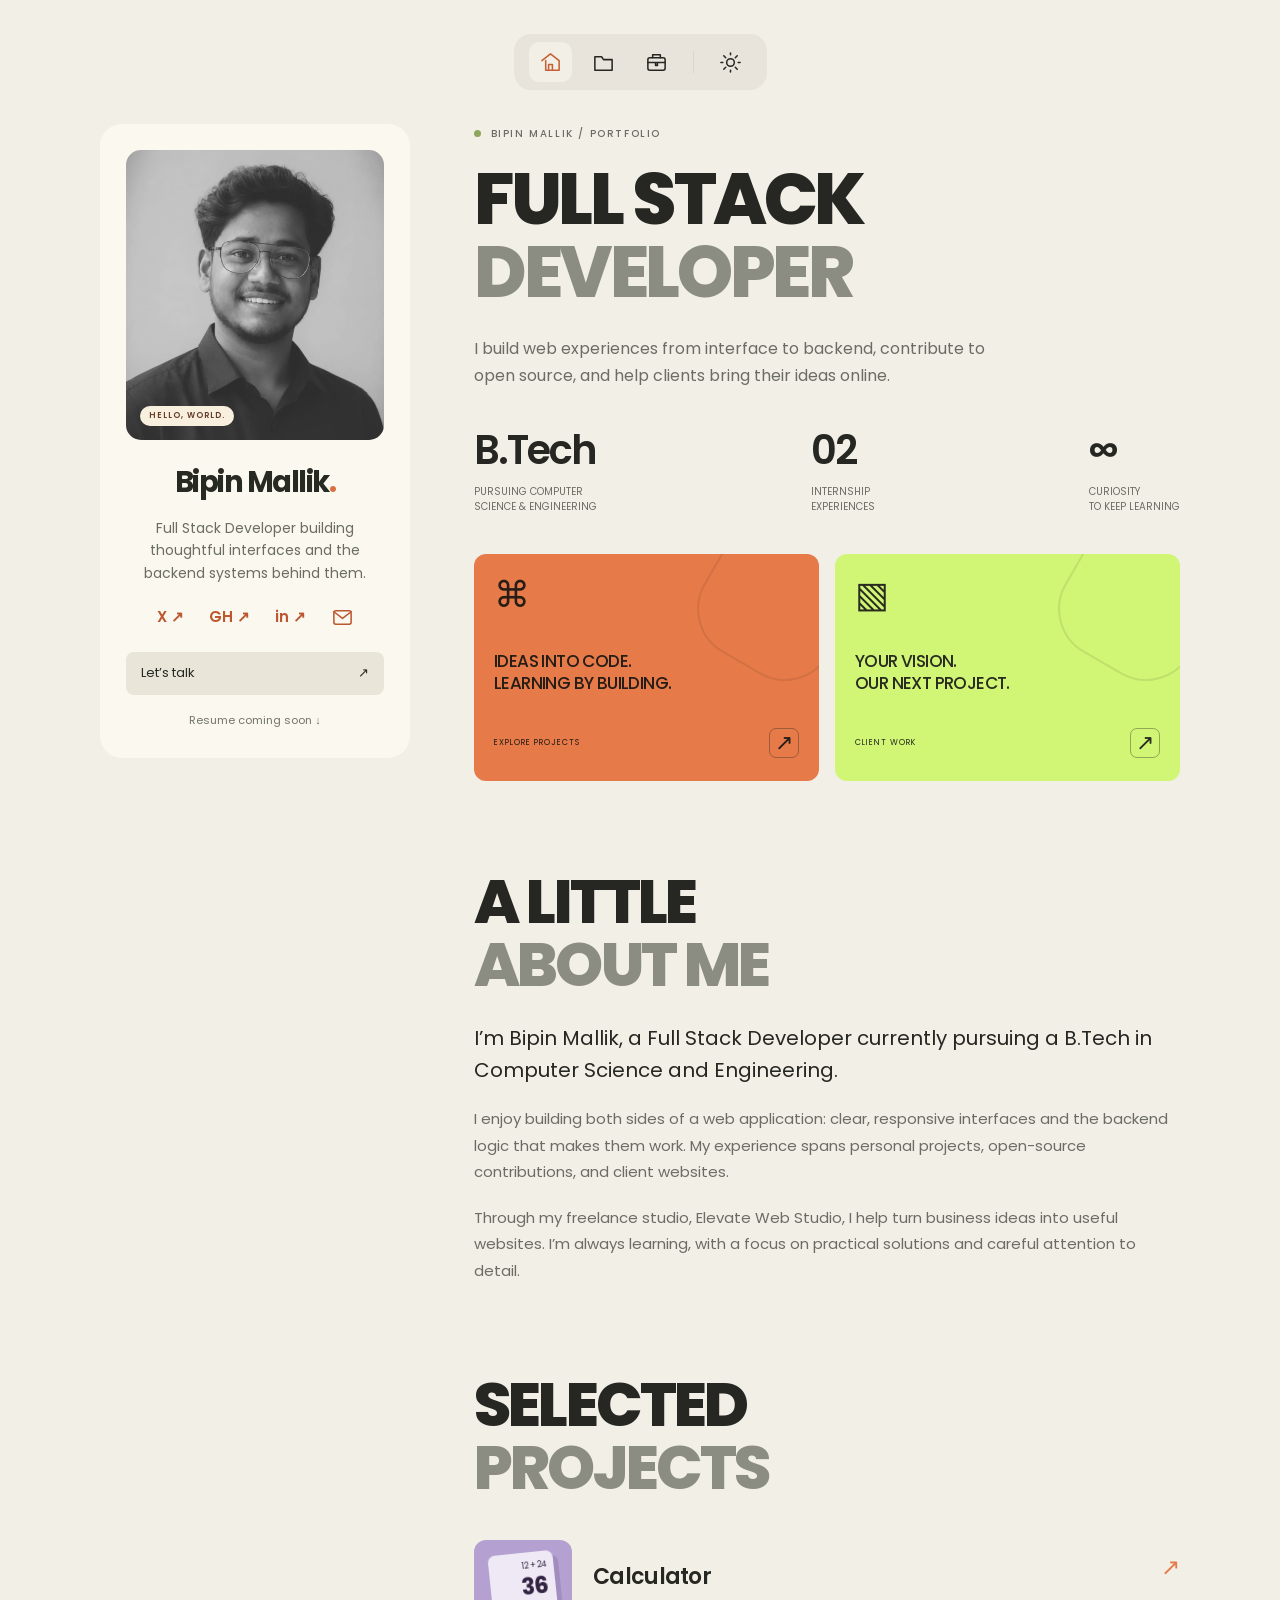
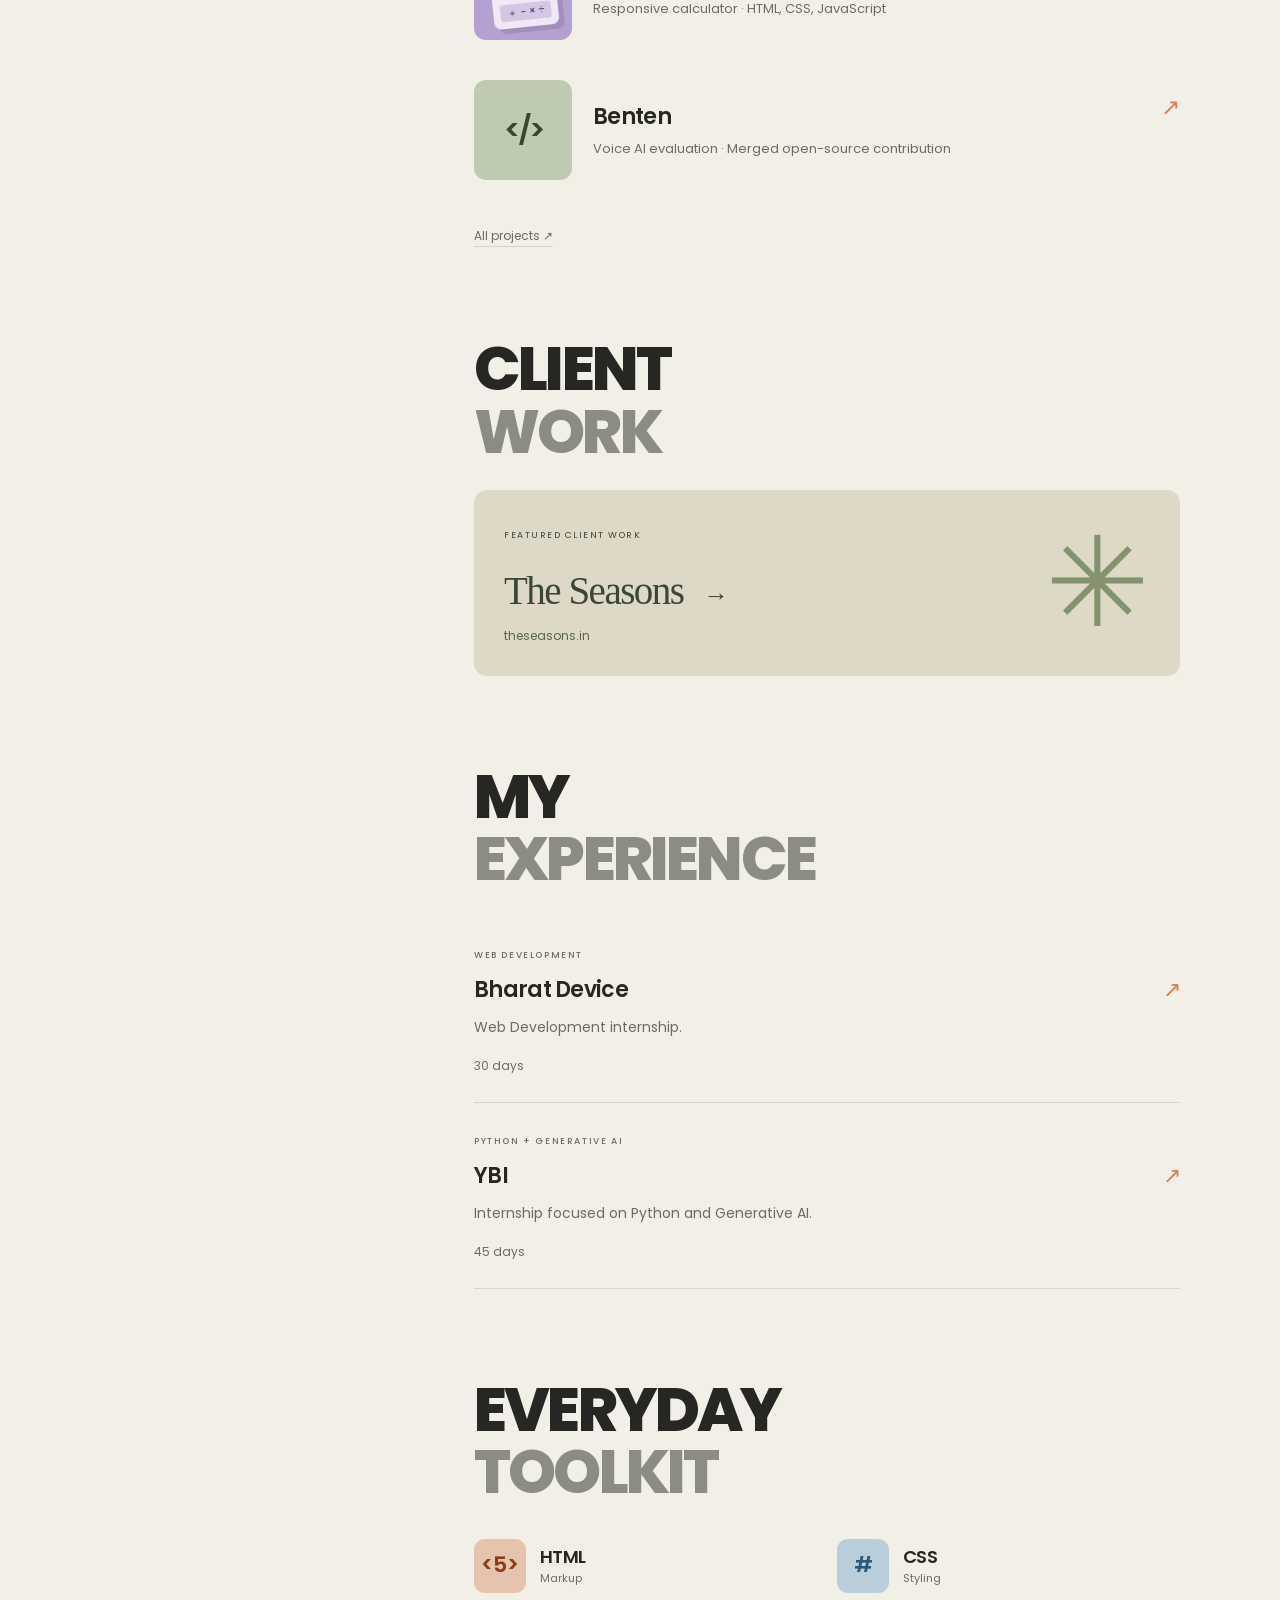
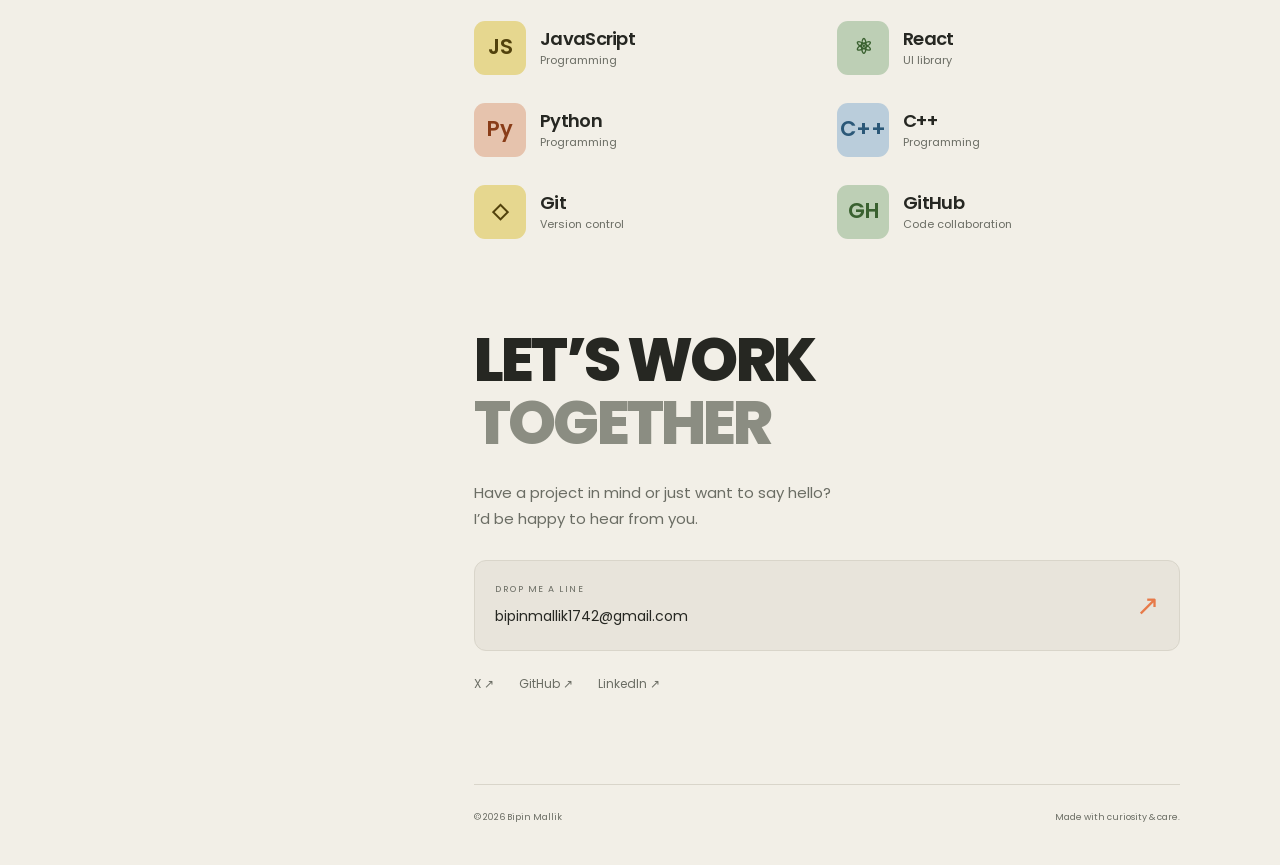
<file: index.html>
<!doctype html>
<html lang="en">
  <head>
    <meta charset="utf-8">
    <meta name="viewport" content="width=device-width, initial-scale=1">
    <meta name="description" content="Bipin Mallik — Full Stack Developer. Explore projects, client work, skills, and experience.">
    <meta name="color-scheme" content="light dark">
    <title>Home — Bipin Mallik</title>
    <link rel="icon" href="assets/favicon.svg">
    <script src="assets/js/theme.js"></script>
    <link rel="stylesheet" href="assets/css/style.css">
    <script src="assets/js/main.js" defer></script>
  </head>
  <body>
    <a class="skip" href="#main">Skip to content</a>
    <header>
      <nav aria-label="Main navigation">
        <a href="index.html" aria-label="Home" title="Home" aria-current="page"><svg viewBox="0 0 24 24" fill="none" stroke="currentColor" stroke-width="1.6" stroke-linecap="round" stroke-linejoin="round" aria-hidden="true"><path d="m3 10 9-7 9 7v10H7V10m3 10v-6h4v6"/></svg><span class="tooltip">Home</span></a><a href="projects.html" aria-label="Projects" title="Projects"><svg viewBox="0 0 24 24" fill="none" stroke="currentColor" stroke-width="1.6" stroke-linecap="round" stroke-linejoin="round" aria-hidden="true"><path d="M3 6h7l2 3h9v11H3z"/></svg><span class="tooltip">Projects</span></a><a href="freelancing.html" aria-label="Freelancing" title="Freelancing"><svg viewBox="0 0 24 24" fill="none" stroke="currentColor" stroke-width="1.6" stroke-linecap="round" stroke-linejoin="round" aria-hidden="true"><rect x="3" y="7" width="18" height="13" rx="2"/><path d="M8 7V4h8v3M3 12h18m-10 0v3h2v-3"/></svg><span class="tooltip">Freelancing</span></a><span class="nav-divider"></span><button id="theme-toggle" aria-label="Switch color theme" title="Switch color theme"><svg viewBox="0 0 24 24" fill="none" stroke="currentColor" stroke-width="1.6" stroke-linecap="round" stroke-linejoin="round" aria-hidden="true"><circle cx="12" cy="12" r="4"/><path d="M12 2v2m0 16v2M2 12h2m16 0h2M5 5l2 2m10 10 2 2M5 19l2-2M17 7l2-2"/></svg><span class="tooltip">Theme</span></button>
      </nav>
    </header>
    <div class="layout">
      <aside class="profile">
        <div class="avatar-wrap">
          <img src="assets/images/BMprofile.png" alt="Illustrated placeholder avatar for Bipin Mallik" width="280" height="280"><span class="avatar-label">HELLO, WORLD.</span>
        </div>
        <h2>Bipin Mallik<span>.</span></h2>
        <p>Full Stack Developer building thoughtful interfaces and the backend systems behind them.</p>
        <div class="profile-social">
          <a href="https://x.com/bipin_mallik15" target="_blank" rel="noopener noreferrer" aria-label="Bipin Mallik on X">X ↗</a><a href="https://github.com/Itsmebipiin" target="_blank" rel="noopener noreferrer" aria-label="GitHub">GH ↗</a><a href="https://www.linkedin.com/in/bipin-mallik-3444422b4/" target="_blank" rel="noopener noreferrer" aria-label="LinkedIn">in ↗</a><a href="mailto:bipinmallik1742@gmail.com" aria-label="Email Bipin"><svg viewBox="0 0 24 24" fill="none" stroke="currentColor" stroke-width="1.6" stroke-linecap="round" stroke-linejoin="round" aria-hidden="true"><rect x="3" y="5" width="18" height="14" rx="2"/><path d="m3 6 9 7 9-7"/></svg></a>
        </div>
        <a class="profile-contact" href="#contact">Let’s talk <span>↗</span></a><button class="resume" disabled>Resume coming soon ↓</button>
      </aside>
      <main id="main">
        <section class="hero">
          <p class="eyebrow"><span class="status-dot"></span> BIPIN MALLIK / PORTFOLIO</p>
          <h1>FULL STACK<span>DEVELOPER</span></h1>
          <p class="intro">I build web experiences from interface to backend, contribute to open source, and help clients bring their ideas online.</p>
          <div class="facts">
            <div>
              <strong>B.Tech</strong><span>PURSUING COMPUTER<br>SCIENCE & ENGINEERING</span>
            </div>
            <div>
              <strong>02</strong><span>INTERNSHIP<br>EXPERIENCES</span>
            </div>
            <div>
              <strong>∞</strong><span>CURIOSITY<br>TO KEEP LEARNING</span>
            </div>
          </div>
          <div class="feature-grid">
            <a href="projects.html" class="feature orange"><span class="feature-symbol">⌘</span>
            <h3>IDEAS INTO CODE.<br>LEARNING BY BUILDING.</h3>
            <span class="feature-bottom">EXPLORE PROJECTS <b>↗</b></span></a><a href="freelancing.html" class="feature lime"><span class="feature-symbol">▧</span>
            <h3>YOUR VISION.<br>OUR NEXT PROJECT.</h3>
            <span class="feature-bottom">CLIENT WORK <b>↗</b></span></a>
          </div>
        </section>
        <section class="reveal">
          <h2 class="section-title">A LITTLE<span>ABOUT ME</span></h2>
          <p class="large-copy">I’m Bipin Mallik, a Full Stack Developer currently pursuing a B.Tech in Computer Science and Engineering.</p>
          <p>I enjoy building both sides of a web application: clear, responsive interfaces and the backend logic that makes them work. My experience spans personal projects, open-source contributions, and client websites.</p>
          <p>Through my freelance studio, Elevate Web Studio, I help turn business ideas into useful websites. I’m always learning, with a focus on practical solutions and careful attention to detail.</p>
        </section>
        <section class="reveal">
          <h2 class="section-title">SELECTED<span>PROJECTS</span></h2>
          <a class="work-row" href="projects.html#calculator">
          <div class="thumb calculator-thumb" aria-hidden="true">
            <span>12 + 24<b>36</b><i>＋ − × ÷</i></span>
          </div>
          <div>
            <h3>Calculator</h3>
            <p>Responsive calculator · HTML, CSS, JavaScript</p>
          </div>
          <span class="arrow">↗</span></a><a class="work-row" href="projects.html#benten">
          <div class="thumb benten-thumb" aria-hidden="true">
            &lt;/&gt;
          </div>
          <div>
            <h3>Benten</h3>
            <p>Voice AI evaluation · Merged open-source contribution</p>
          </div>
          <span class="arrow">↗</span></a><a class="section-link" href="projects.html">All projects ↗</a>
        </section>
        <section class="reveal">
          <h2 class="section-title">CLIENT<span>WORK</span></h2>
          <a class="seasons" href="freelancing.html#the-seasons">
          <div>
            <small>FEATURED CLIENT WORK</small>
            <h3>The Seasons<span>→</span></h3>
            <p>theseasons.in</p>
          </div>
          <span class="season-mark" aria-hidden="true">✳</span></a>
        </section>
        <section class="reveal">
          <h2 class="section-title">MY<span>EXPERIENCE</span></h2>
          <div class="experience-row">
            <span class="eyebrow">WEB DEVELOPMENT</span>
            <h3>Bharat Device <span>↗</span></h3>
            <p>Web Development internship.</p>
            <small>30 days</small>
          </div>
          <div class="experience-row">
            <span class="eyebrow">PYTHON + GENERATIVE AI</span>
            <h3>YBI <span>↗</span></h3>
            <p>Internship focused on Python and Generative AI.</p>
            <small>45 days</small>
          </div>
        </section>
        <section class="reveal">
          <h2 class="section-title">EVERYDAY<span>TOOLKIT</span></h2>
          <div class="tools">
            <div class="tool">
              <span class="tool-icon t0">&lt;5&gt;</span>
              <div>
                <h3>HTML</h3>
                <p>Markup</p>
              </div>
            </div>
            <div class="tool">
              <span class="tool-icon t1">#</span>
              <div>
                <h3>CSS</h3>
                <p>Styling</p>
              </div>
            </div>
            <div class="tool">
              <span class="tool-icon t2">JS</span>
              <div>
                <h3>JavaScript</h3>
                <p>Programming</p>
              </div>
            </div>
            <div class="tool">
              <span class="tool-icon t3">⚛</span>
              <div>
                <h3>React</h3>
                <p>UI library</p>
              </div>
            </div>
            <div class="tool">
              <span class="tool-icon t0">Py</span>
              <div>
                <h3>Python</h3>
                <p>Programming</p>
              </div>
            </div>
            <div class="tool">
              <span class="tool-icon t1">C++</span>
              <div>
                <h3>C++</h3>
                <p>Programming</p>
              </div>
            </div>
            <div class="tool">
              <span class="tool-icon t2">◇</span>
              <div>
                <h3>Git</h3>
                <p>Version control</p>
              </div>
            </div>
            <div class="tool">
              <span class="tool-icon t3">GH</span>
              <div>
                <h3>GitHub</h3>
                <p>Code collaboration</p>
              </div>
            </div>
          </div>
        </section>
        <section id="contact" class="reveal contact">
          <h2 class="section-title">LET’S WORK<span>TOGETHER</span></h2>
          <p>Have a project in mind or just want to say hello?<br>I’d be happy to hear from you.</p>
          <a class="contact-box" href="mailto:bipinmallik1742@gmail.com"><span><small>DROP ME A LINE</small>bipinmallik1742@gmail.com</span><b>↗</b></a>
          <div class="contact-links">
            <a href="https://x.com/bipin_mallik15" target="_blank" rel="noopener noreferrer" aria-label="Bipin Mallik on X">X ↗</a><a href="https://github.com/Itsmebipiin" target="_blank" rel="noopener noreferrer">GitHub ↗</a><a href="https://www.linkedin.com/in/bipin-mallik-3444422b4/" target="_blank" rel="noopener noreferrer">LinkedIn ↗</a>
          </div>
        </section>
        <footer>
          <span>© <span data-year>2026</span> Bipin Mallik</span><span>Made with curiosity & care.</span>
        </footer>
      </main>
    </div>
  </body>
</html>
</file>
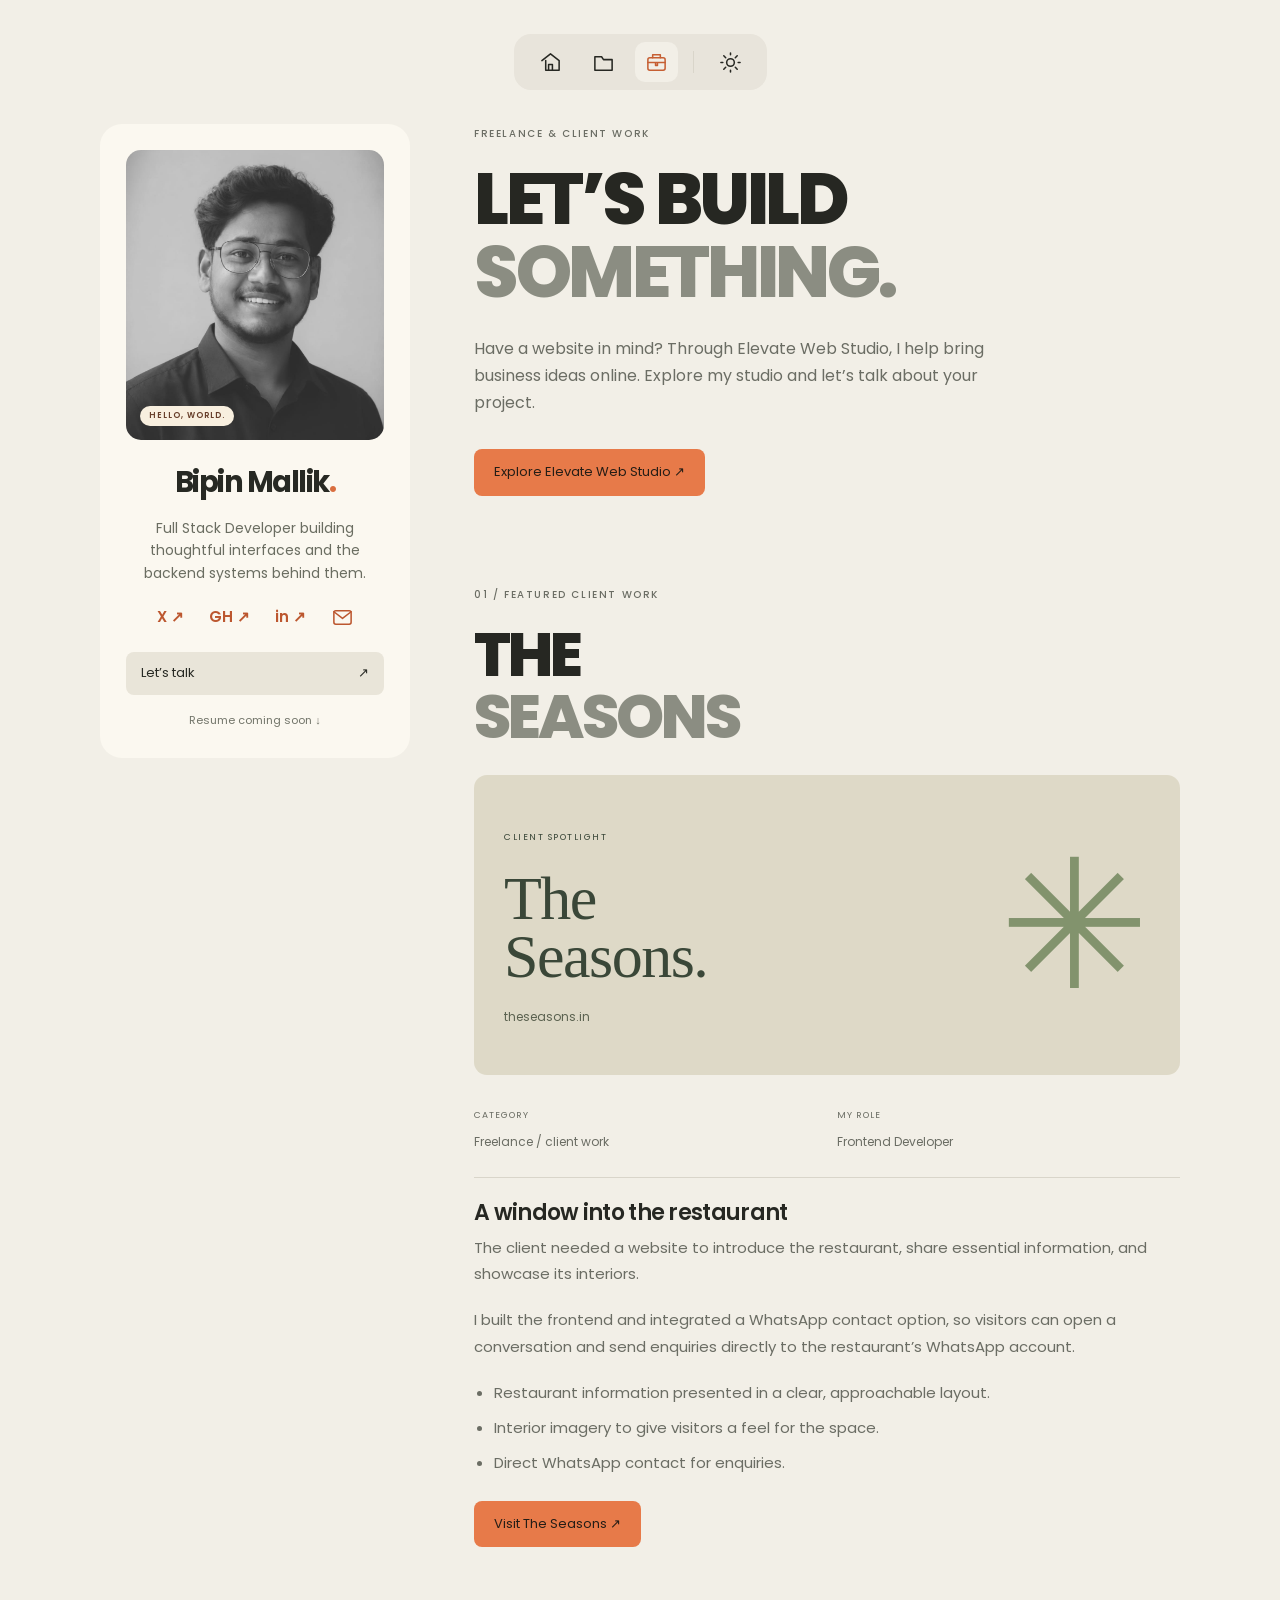
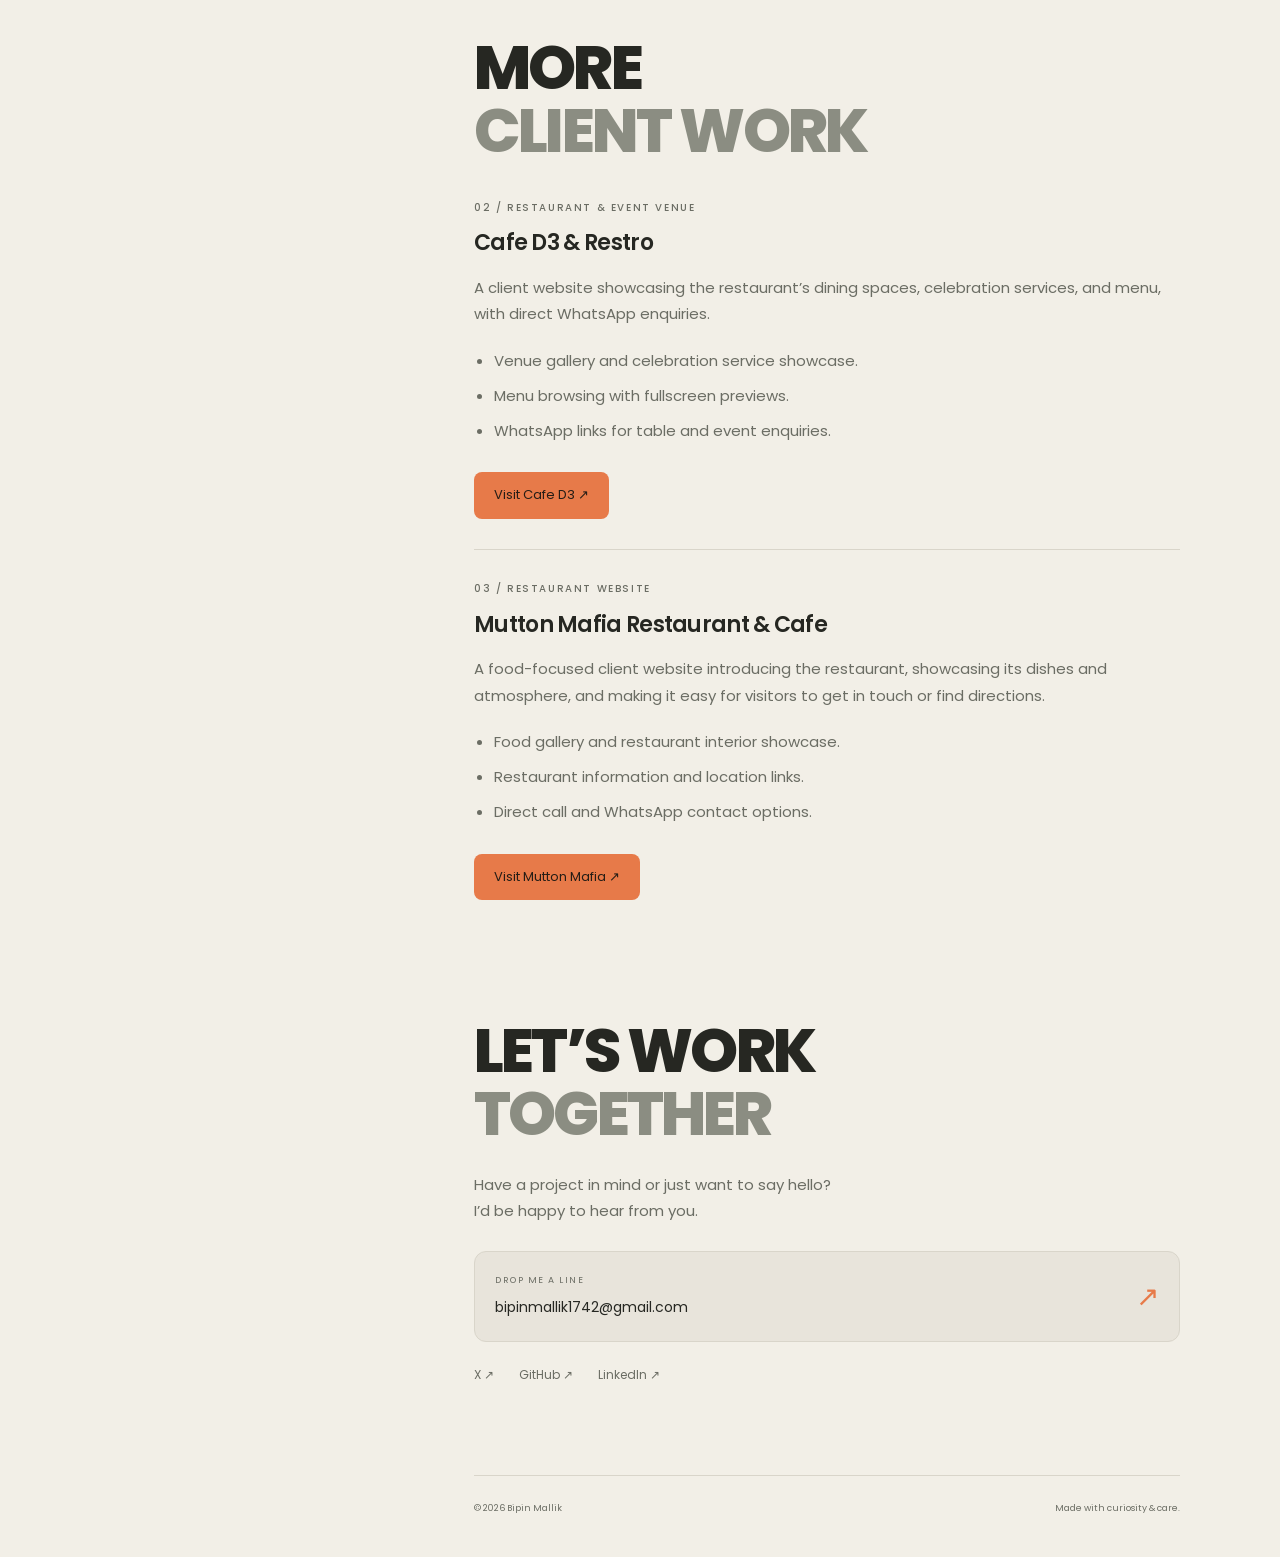
<file: freelancing.html>
<!doctype html>
<html lang="en">
  <head>
    <meta charset="utf-8">
    <meta name="viewport" content="width=device-width, initial-scale=1">
    <meta name="description" content="Bipin Mallik — Full Stack Developer. Explore projects, client work, skills, and experience.">
    <meta name="color-scheme" content="light dark">
    <title>Freelancing — Bipin Mallik</title>
    <link rel="icon" href="assets/favicon.svg">
    <script src="assets/js/theme.js"></script>
    <link rel="stylesheet" href="assets/css/style.css">
    <script src="assets/js/main.js" defer></script>
  </head>
  <body>
    <a class="skip" href="#main">Skip to content</a>
    <header>
      <nav aria-label="Main navigation">
        <a href="index.html" aria-label="Home" title="Home"><svg viewBox="0 0 24 24" fill="none" stroke="currentColor" stroke-width="1.6" stroke-linecap="round" stroke-linejoin="round" aria-hidden="true"><path d="m3 10 9-7 9 7v10H7V10m3 10v-6h4v6"/></svg><span class="tooltip">Home</span></a><a href="projects.html" aria-label="Projects" title="Projects"><svg viewBox="0 0 24 24" fill="none" stroke="currentColor" stroke-width="1.6" stroke-linecap="round" stroke-linejoin="round" aria-hidden="true"><path d="M3 6h7l2 3h9v11H3z"/></svg><span class="tooltip">Projects</span></a><a href="freelancing.html" aria-label="Freelancing" title="Freelancing" aria-current="page"><svg viewBox="0 0 24 24" fill="none" stroke="currentColor" stroke-width="1.6" stroke-linecap="round" stroke-linejoin="round" aria-hidden="true"><rect x="3" y="7" width="18" height="13" rx="2"/><path d="M8 7V4h8v3M3 12h18m-10 0v3h2v-3"/></svg><span class="tooltip">Freelancing</span></a><span class="nav-divider"></span><button id="theme-toggle" aria-label="Switch color theme" title="Switch color theme"><svg viewBox="0 0 24 24" fill="none" stroke="currentColor" stroke-width="1.6" stroke-linecap="round" stroke-linejoin="round" aria-hidden="true"><circle cx="12" cy="12" r="4"/><path d="M12 2v2m0 16v2M2 12h2m16 0h2M5 5l2 2m10 10 2 2M5 19l2-2M17 7l2-2"/></svg><span class="tooltip">Theme</span></button>
      </nav>
    </header>
    <div class="layout">
      <aside class="profile">
        <div class="avatar-wrap">
          <img src="assets/images/BMprofile.png" alt="Illustrated placeholder avatar for Bipin Mallik" width="280" height="280"><span class="avatar-label">HELLO, WORLD.</span>
        </div>
        <h2>Bipin Mallik<span>.</span></h2>
        <p>Full Stack Developer building thoughtful interfaces and the backend systems behind them.</p>
        <div class="profile-social">
          <a href="https://x.com/bipin_mallik15" target="_blank" rel="noopener noreferrer" aria-label="Bipin Mallik on X">X ↗</a><a href="https://github.com/Itsmebipiin" target="_blank" rel="noopener noreferrer" aria-label="GitHub">GH ↗</a><a href="https://www.linkedin.com/in/bipin-mallik-3444422b4/" target="_blank" rel="noopener noreferrer" aria-label="LinkedIn">in ↗</a><a href="mailto:bipinmallik1742@gmail.com" aria-label="Email Bipin"><svg viewBox="0 0 24 24" fill="none" stroke="currentColor" stroke-width="1.6" stroke-linecap="round" stroke-linejoin="round" aria-hidden="true"><rect x="3" y="5" width="18" height="14" rx="2"/><path d="m3 6 9 7 9-7"/></svg></a>
        </div>
        <a class="profile-contact" href="#contact">Let’s talk <span>↗</span></a><button class="resume" disabled>Resume coming soon ↓</button>
      </aside>
      <main id="main">
        <section class="hero">
          <p class="eyebrow">FREELANCE & CLIENT WORK</p>
          <h1>LET’S BUILD<span>SOMETHING.</span></h1>
          <p class="intro">Have a website in mind? Through Elevate Web Studio, I help bring business ideas online. Explore my studio and let’s talk about your project.</p>
          <a class="button" href="https://webstudio-elevate.vercel.app/" target="_blank" rel="noopener noreferrer">Explore Elevate Web Studio ↗</a>
        </section>
        <section id="the-seasons" class="reveal">
          <p class="eyebrow">01 / FEATURED CLIENT WORK</p>
          <h2 class="section-title">THE<span>SEASONS</span></h2>
          <div class="seasons case-art">
            <div>
              <small>CLIENT SPOTLIGHT</small>
              <h3>The<br>Seasons.</h3>
              <p>theseasons.in</p>
            </div>
            <span class="season-mark" aria-hidden="true">✳</span>
          </div>
          <div class="case-meta">
            <div>
              <small>CATEGORY</small>
              <p>Freelance / client work</p>
            </div>
            <div>
              <small>MY ROLE</small>
              <p>Frontend Developer</p>
            </div>
          </div>
          <h3>A window into the restaurant</h3>
          <p>The client needed a website to introduce the restaurant, share essential information, and showcase its interiors.</p>
          <p>I built the frontend and integrated a WhatsApp contact option, so visitors can open a conversation and send enquiries directly to the restaurant’s WhatsApp account.</p>
          <ul class="detail-list">
            <li>
              Restaurant information presented in a clear, approachable layout.
            </li>
            <li>
              Interior imagery to give visitors a feel for the space.
            </li>
            <li>
              Direct WhatsApp contact for enquiries.
            </li>
          </ul>
          <a class="button" href="https://theseasons.in" target="_blank" rel="noopener noreferrer">Visit The Seasons ↗</a>
        </section>
        <!-- <section class="reveal">
          <h2 class="section-title">MORE<span>TO COME</span></h2>
          <div class="future">
            <span>02</span>
            <div>
              <h3>The next collaboration</h3>
              <p>A space for a future client case study.</p>
            </div>
            <span>↗</span>
          </div>
          <div class="future">
            <span>03</span>
            <div>
              <h3>Another story to tell</h3>
              <p>More work will be added when it’s ready.</p>
            </div>
            <span>↗</span>
          </div>
        </section> -->
        <section class="reveal" id="more-client-work">
          <h2 class="section-title">
            MORE<span>CLIENT WORK</span>
          </h2>
        
          <article class="client-project" id="cafe-d3">
            <p class="eyebrow">02 / RESTAURANT & EVENT VENUE</p>
        
            <h3>Cafe D3 & Restro</h3>
        
            <p>
              A client website showcasing the restaurant’s dining spaces,
              celebration services, and menu, with direct WhatsApp enquiries.
            </p>
        
            <ul class="detail-list">
              <li>Venue gallery and celebration service showcase.</li>
              <li>Menu browsing with fullscreen previews.</li>
              <li>WhatsApp links for table and event enquiries.</li>
            </ul>
        
            <a
              class="button"
              href="https://d3-dining-luxe.vercel.app/"
              target="_blank"
              rel="noopener noreferrer"
            >
              Visit Cafe D3 ↗
            </a>
          </article>
        
          <article class="client-project" id="mutton-mafia">
            <p class="eyebrow">03 / RESTAURANT WEBSITE</p>
        
            <h3>Mutton Mafia Restaurant & Cafe</h3>
        
            <p>
              A food-focused client website introducing the restaurant,
              showcasing its dishes and atmosphere, and making it easy
              for visitors to get in touch or find directions.
            </p>
        
            <ul class="detail-list">
              <li>Food gallery and restaurant interior showcase.</li>
              <li>Restaurant information and location links.</li>
              <li>Direct call and WhatsApp contact options.</li>
            </ul>
        
            <a
              class="button"
              href="https://mutton-mafia-eats.vercel.app/"
              target="_blank"
              rel="noopener noreferrer"
            >
              Visit Mutton Mafia ↗
            </a>
          </article>
        </section>
        <section id="contact" class="reveal contact">
          <h2 class="section-title">LET’S WORK<span>TOGETHER</span></h2>
          <p>Have a project in mind or just want to say hello?<br>I’d be happy to hear from you.</p>
          <a class="contact-box" href="mailto:bipinmallik1742@gmail.com"><span><small>DROP ME A LINE</small>bipinmallik1742@gmail.com</span><b>↗</b></a>
          <div class="contact-links">
            <a href="https://x.com/bipin_mallik15" target="_blank" rel="noopener noreferrer" aria-label="Bipin Mallik on X">X ↗</a><a href="https://github.com/Itsmebipiin" target="_blank" rel="noopener noreferrer">GitHub ↗</a><a href="https://www.linkedin.com/in/bipin-mallik-3444422b4/" target="_blank" rel="noopener noreferrer">LinkedIn ↗</a>
          </div>
        </section>
        <footer>
          <span>© <span data-year>2026</span> Bipin Mallik</span><span>Made with curiosity & care.</span>
        </footer>
      </main>
    </div>
  </body>
</html>
</file>
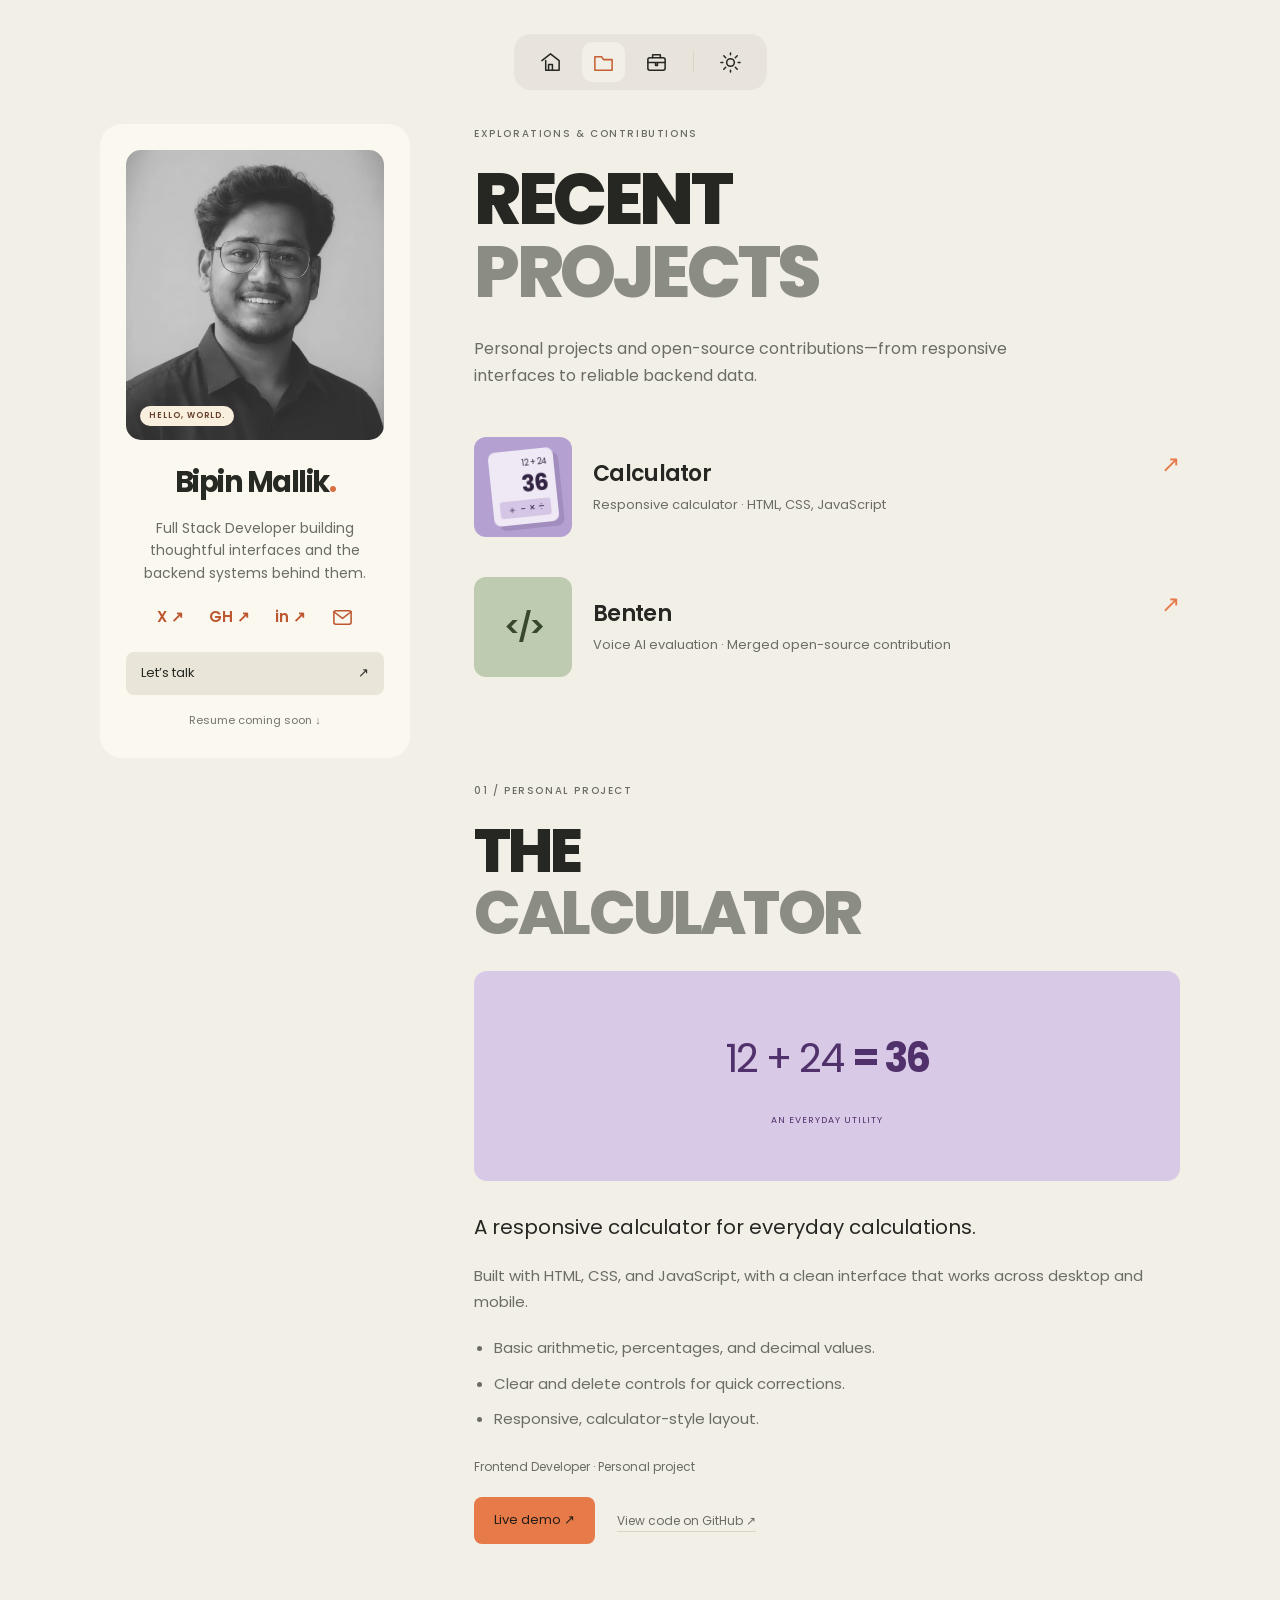
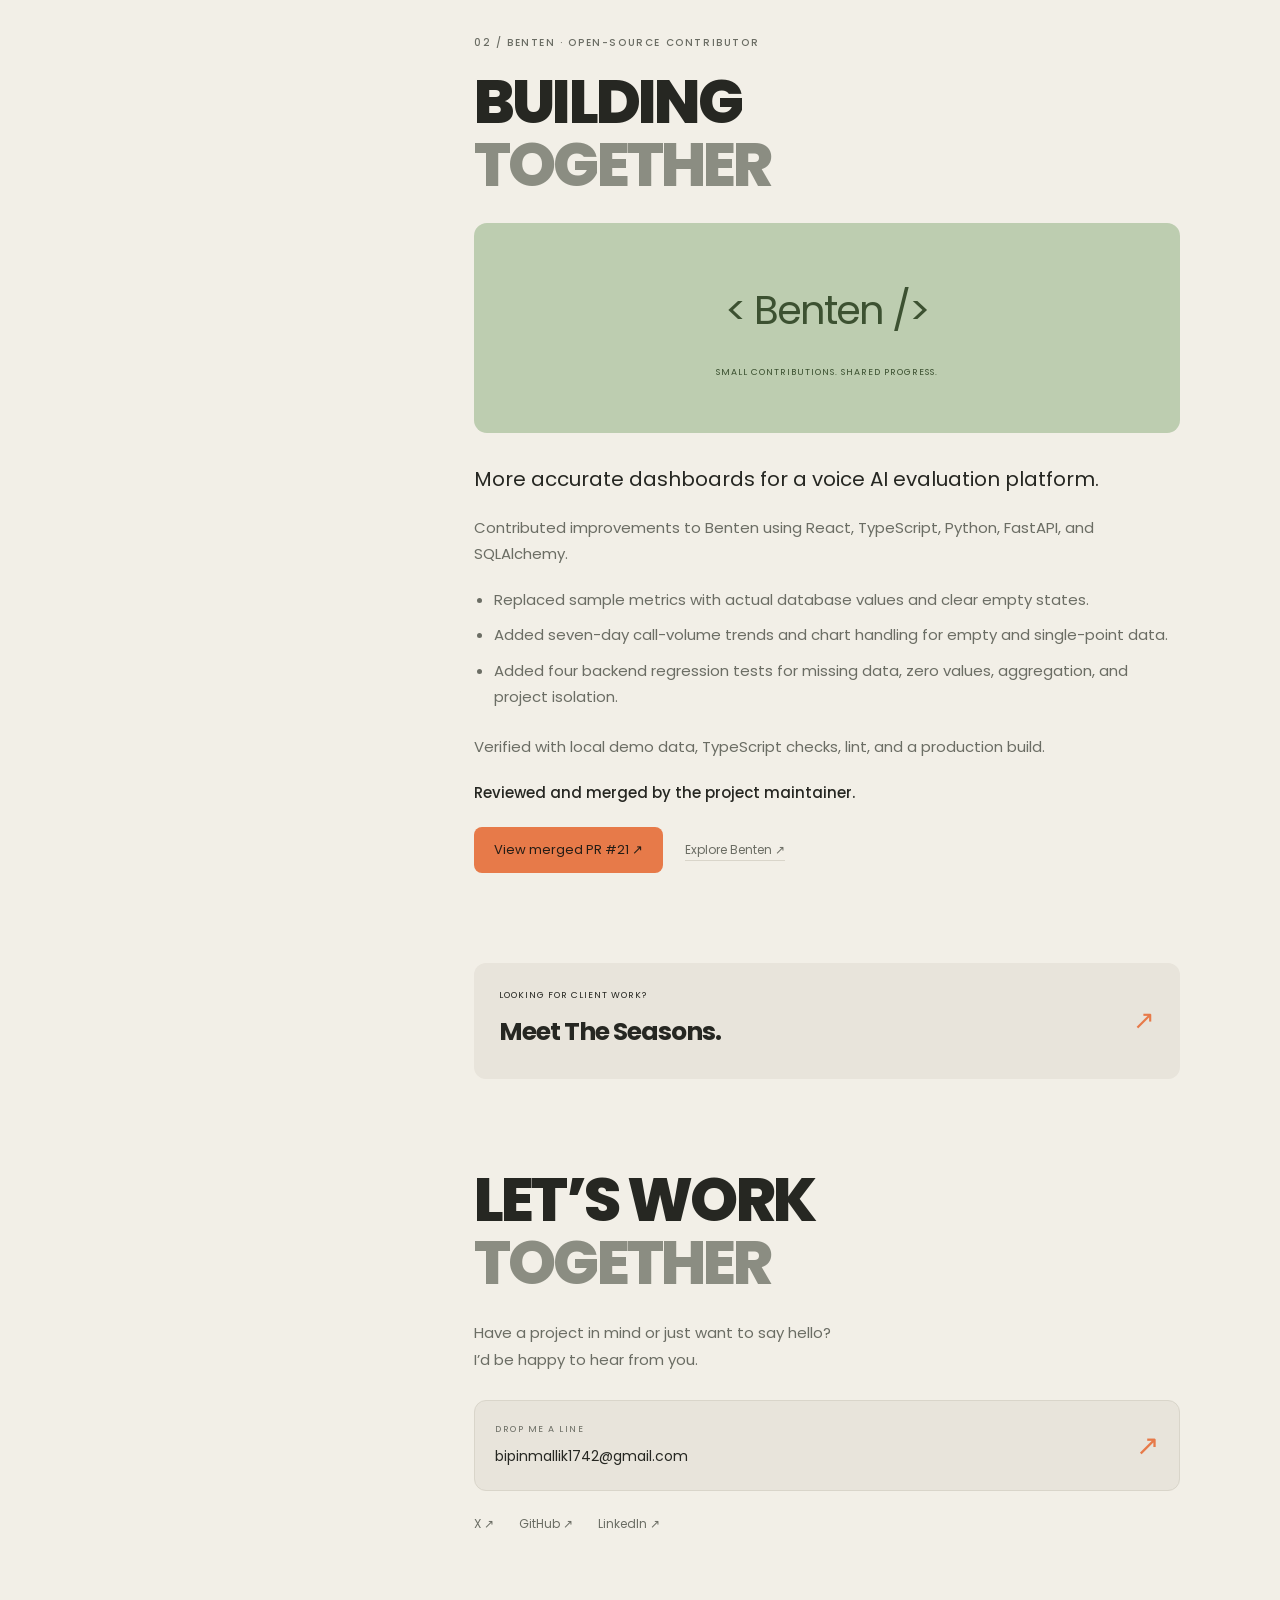
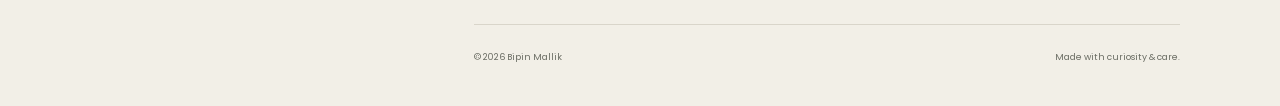
<file: projects.html>
<!DOCTYPE html>
<html lang="en">
  <head>
    <meta charset="utf-8" />
    <meta name="viewport" content="width=device-width, initial-scale=1" />
    <meta
      name="description"
      content="Bipin Mallik — Full Stack Developer. Explore projects, client work, skills, and experience."
    />
    <meta name="color-scheme" content="light dark" />
    <title>Projects — Bipin Mallik</title>
    <link rel="icon" href="assets/favicon.svg" />
    <script src="assets/js/theme.js"></script>
    <link rel="stylesheet" href="assets/css/style.css" />
    <script src="assets/js/main.js" defer></script>
  </head>
  <body>
    <a class="skip" href="#main">Skip to content</a>
    <header>
      <nav aria-label="Main navigation">
        <a href="index.html" aria-label="Home" title="Home"
          ><svg
            viewBox="0 0 24 24"
            fill="none"
            stroke="currentColor"
            stroke-width="1.6"
            stroke-linecap="round"
            stroke-linejoin="round"
            aria-hidden="true"
          >
            <path d="m3 10 9-7 9 7v10H7V10m3 10v-6h4v6" /></svg
          ><span class="tooltip">Home</span></a
        ><a
          href="projects.html"
          aria-label="Projects"
          title="Projects"
          aria-current="page"
          ><svg
            viewBox="0 0 24 24"
            fill="none"
            stroke="currentColor"
            stroke-width="1.6"
            stroke-linecap="round"
            stroke-linejoin="round"
            aria-hidden="true"
          >
            <path d="M3 6h7l2 3h9v11H3z" /></svg
          ><span class="tooltip">Projects</span></a
        ><a href="freelancing.html" aria-label="Freelancing" title="Freelancing"
          ><svg
            viewBox="0 0 24 24"
            fill="none"
            stroke="currentColor"
            stroke-width="1.6"
            stroke-linecap="round"
            stroke-linejoin="round"
            aria-hidden="true"
          >
            <rect x="3" y="7" width="18" height="13" rx="2" />
            <path d="M8 7V4h8v3M3 12h18m-10 0v3h2v-3" /></svg
          ><span class="tooltip">Freelancing</span></a
        ><span class="nav-divider"></span
        ><button
          id="theme-toggle"
          aria-label="Switch color theme"
          title="Switch color theme"
        >
          <svg
            viewBox="0 0 24 24"
            fill="none"
            stroke="currentColor"
            stroke-width="1.6"
            stroke-linecap="round"
            stroke-linejoin="round"
            aria-hidden="true"
          >
            <circle cx="12" cy="12" r="4" />
            <path
              d="M12 2v2m0 16v2M2 12h2m16 0h2M5 5l2 2m10 10 2 2M5 19l2-2M17 7l2-2"
            /></svg
          ><span class="tooltip">Theme</span>
        </button>
      </nav>
    </header>
    <div class="layout">
      <aside class="profile">
        <div class="avatar-wrap">
          <img
            src="assets/images/BMprofile.png"
            alt="Illustrated placeholder avatar for Bipin Mallik"
            width="280"
            height="280"
          /><span class="avatar-label">HELLO, WORLD.</span>
        </div>
        <h2>Bipin Mallik<span>.</span></h2>
        <p>
          Full Stack Developer building thoughtful interfaces and the backend
          systems behind them.
        </p>
        <div class="profile-social">
          <a
            href="https://x.com/bipin_mallik15"
            target="_blank"
            rel="noopener noreferrer"
            aria-label="Bipin Mallik on X"
            >X ↗</a
          ><a
            href="https://github.com/Itsmebipiin"
            target="_blank"
            rel="noopener noreferrer"
            aria-label="GitHub"
            >GH ↗</a
          ><a
            href="https://www.linkedin.com/in/bipin-mallik-3444422b4/"
            target="_blank"
            rel="noopener noreferrer"
            aria-label="LinkedIn"
            >in ↗</a
          ><a href="mailto:bipinmallik1742@gmail.com" aria-label="Email Bipin"
            ><svg
              viewBox="0 0 24 24"
              fill="none"
              stroke="currentColor"
              stroke-width="1.6"
              stroke-linecap="round"
              stroke-linejoin="round"
              aria-hidden="true"
            >
              <rect x="3" y="5" width="18" height="14" rx="2" />
              <path d="m3 6 9 7 9-7" /></svg
          ></a>
        </div>
        <a class="profile-contact" href="#contact">Let’s talk <span>↗</span></a
        ><button class="resume" disabled>Resume coming soon ↓</button>
      </aside>
      <main id="main">
        <section class="hero">
          <p class="eyebrow">EXPLORATIONS & CONTRIBUTIONS</p>
          <h1>RECENT<span>PROJECTS</span></h1>
          <p class="intro">
            Personal projects and open-source contributions—from responsive
            interfaces to reliable backend data.
          </p>
          <a class="work-row" href="projects.html#calculator">
            <div class="thumb calculator-thumb" aria-hidden="true">
              <span>12 + 24<b>36</b><i>＋ − × ÷</i></span>
            </div>
            <div>
              <h3>Calculator</h3>
              <p>Responsive calculator · HTML, CSS, JavaScript</p>
            </div>
            <span class="arrow">↗</span></a
          ><a class="work-row" href="projects.html#benten">
            <div class="thumb benten-thumb" aria-hidden="true">&lt;/&gt;</div>
            <div>
              <h3>Benten</h3>
              <p>Voice AI evaluation · Merged open-source contribution</p>
            </div>
            <span class="arrow">↗</span></a
          >
        </section>
        <section class="reveal project-detail" id="calculator">
          <p class="eyebrow">01 / PERSONAL PROJECT</p>
          <h2 class="section-title">THE<span>CALCULATOR</span></h2>
          <div class="project-banner calculator-banner" aria-hidden="true">
            <span>12 + 24 <b>= 36</b></span
            ><small>AN EVERYDAY UTILITY</small>
          </div>
          <p class="large-copy">
            A responsive calculator for everyday calculations.
          </p>
          <p>
            Built with HTML, CSS, and JavaScript, with a clean interface that
            works across desktop and mobile.
          </p>
          <ul class="detail-list">
            <li>Basic arithmetic, percentages, and decimal values.</li>
            <li>Clear and delete controls for quick corrections.</li>
            <li>Responsive, calculator-style layout.</li>
          </ul>
          <p class="project-role">Frontend Developer · Personal project</p>
          <div class="project-actions">
            <a
              class="button"
              href="https://calculator-seven-tau-69.vercel.app/"
              target="_blank"
              rel="noopener noreferrer"
              >Live demo ↗</a
            ><a
              class="section-link"
              href="https://github.com/Itsmebipiin/Calculator"
              target="_blank"
              rel="noopener noreferrer"
              >View code on GitHub ↗</a
            >
          </div>
        </section>
        <section class="reveal project-detail" id="benten">
          <p class="eyebrow">02 / BENTEN · OPEN-SOURCE CONTRIBUTOR</p>
          <h2 class="section-title">BUILDING<span>TOGETHER</span></h2>
          <div class="project-banner benten-banner" aria-hidden="true">
            <span>&lt; Benten /&gt;</span
            ><small>SMALL CONTRIBUTIONS. SHARED PROGRESS.</small>
          </div>
          <p class="large-copy">
            More accurate dashboards for a voice AI evaluation platform.
          </p>
          <p>
            Contributed improvements to Benten using React, TypeScript, Python,
            FastAPI, and SQLAlchemy.
          </p>
          <ul class="detail-list">
            <li>
              Replaced sample metrics with actual database values and clear
              empty states.
            </li>
            <li>
              Added seven-day call-volume trends and chart handling for empty
              and single-point data.
            </li>
            <li>
              Added four backend regression tests for missing data, zero values,
              aggregation, and project isolation.
            </li>
          </ul>
          <p>
            Verified with local demo data, TypeScript checks, lint, and a
            production build.
          </p>
          <p class="merged-note">
            Reviewed and merged by the project maintainer.
          </p>
          <div class="project-actions">
            <a
              class="button"
              href="https://github.com/ayusrjn/benten/pull/21"
              target="_blank"
              rel="noopener noreferrer"
              >View merged PR #21 ↗</a
            ><a
              class="section-link"
              href="https://www.bentenai.tech/"
              target="_blank"
              rel="noopener noreferrer"
              >Explore Benten ↗</a
            >
          </div>
        </section>
        <a class="next-card" href="freelancing.html"
          ><span
            >LOOKING FOR CLIENT WORK?<strong>Meet The Seasons.</strong></span
          ><b>↗</b></a
        >
        <section id="contact" class="reveal contact">
          <h2 class="section-title">LET’S WORK<span>TOGETHER</span></h2>
          <p>
            Have a project in mind or just want to say hello?<br />I’d be happy
            to hear from you.
          </p>
          <a class="contact-box" href="mailto:bipinmallik1742@gmail.com"
            ><span><small>DROP ME A LINE</small>bipinmallik1742@gmail.com</span
            ><b>↗</b></a
          >
          <div class="contact-links">
            <a
              href="https://x.com/bipin_mallik15"
              target="_blank"
              rel="noopener noreferrer"
              aria-label="Bipin Mallik on X"
              >X ↗</a
            ><a
              href="https://github.com/Itsmebipiin"
              target="_blank"
              rel="noopener noreferrer"
              >GitHub ↗</a
            ><a
              href="https://www.linkedin.com/in/bipin-mallik-3444422b4/"
              target="_blank"
              rel="noopener noreferrer"
              >LinkedIn ↗</a
            >
          </div>
        </section>
        <footer>
          <span>© <span data-year>2026</span> Bipin Mallik</span
          ><span>Made with curiosity & care.</span>
        </footer>
      </main>
    </div>
  </body>
</html>
</file>
<file: assets/css/style.css>
@import url("https://fonts.googleapis.com/css2?family=Poppins:wght@400;500;600;700;800&display=swap");
:root {
  --bg: #f2efe7;
  --panel: #e8e4db;
  --ink: #262722;
  --muted: #6b6d64;
  --faded: #8b8d82;
  --line: #d9d5ca;
  --card: #fbf8f0;
  --orange: #e77a49;
  --lime: #d1f675;
  --hover: #e8e4da;
  color-scheme: light;
}
html[data-theme="dark"] {
  --bg: #151411;
  --panel: #20201c;
  --ink: #f5f3ed;
  --muted: #aaa99f;
  --faded: #76766d;
  --line: #34342d;
  --card: #f5f2ea;
  --hover: #24241f;
  color-scheme: dark;
}
* {
  box-sizing: border-box;
}
html {
  scroll-behavior: smooth;
  scroll-padding-top: 105px;
}
body {
  margin: 0;
  background: var(--bg);
  color: var(--ink);
  font-family: Poppins, Arial, sans-serif;
  font-size: 15px;
  line-height: 1.75;
  transition: background 0.25s, color 0.25s;
}
a {
  color: inherit;
  text-decoration: none;
}
button {
  font: inherit;
}
a,
button {
  -webkit-tap-highlight-color: transparent;
}
a:focus-visible,
button:focus-visible {
  outline: 3px solid var(--orange);
  outline-offset: 5px;
}
svg {
  width: 23px;
  height: 23px;
}
header {
  height: 124px;
  display: flex;
  align-items: center;
  justify-content: center;
}
nav {
  display: flex;
  gap: 10px;
  padding: 8px 15px;
  background: var(--panel);
  border-radius: 17px;
  align-items: center;
}
nav a,
nav button {
  width: 43px;
  height: 40px;
  display: flex;
  align-items: center;
  justify-content: center;
  border: 0;
  border-radius: 10px;
  background: transparent;
  color: var(--ink);
  position: relative;
  cursor: pointer;
  transition: background 0.2s, color 0.2s;
}
nav a:hover,
nav button:hover,
nav a[aria-current] {
  background: var(--bg);
  color: #c65f33;
}
html[data-theme="dark"] nav a[aria-current] {
  color: #ef946a;
}
.nav-divider {
  height: 22px;
  width: 1px;
  background: var(--line);
  margin: 0 5px;
}
.tooltip {
  position: absolute;
  top: 48px;
  left: 50%;
  transform: translateX(-50%) translateY(-3px);
  background: var(--ink);
  color: var(--bg);
  font-size: 11px;
  border-radius: 5px;
  padding: 4px 9px;
  opacity: 0;
  pointer-events: none;
  transition: 0.2s;
  z-index: 10;
}
nav a:hover .tooltip,
nav button:hover .tooltip,
nav a:focus-visible .tooltip,
nav button:focus-visible .tooltip {
  opacity: 1;
  transform: translateX(-50%);
}
.layout {
  max-width: 1140px;
  padding: 0 30px;
  margin: 0 auto;
  display: grid;
  grid-template-columns: 310px minmax(0, 1fr);
  gap: 64px;
  align-items: start;
}
.profile {
  background: var(--card);
  border-radius: 22px;
  padding: 26px;
  text-align: center;
  position: sticky;
  top: 32px;
  color: #272923;
}
.avatar-wrap {
  position: relative;
  margin-bottom: 25px;
}
.avatar-wrap img {
  display: block;
  width: 100%;
  height: auto;
  border-radius: 15px;
  aspect-ratio: 4 / 4.5;
  object-fit: cover;
}
.avatar-label {
  position: absolute;
  bottom: 14px;
  left: 14px;
  background: #f8efdf;
  color: #663d29;
  border-radius: 20px;
  padding: 3px 9px;
  font-size: 8px;
  font-weight: 600;
  letter-spacing: 1px;
}
.profile h2 {
  font-size: 29px;
  line-height: 1.2;
  letter-spacing: -1.5px;
  margin: 0 0 17px;
  font-weight: 700;
}
.profile h2 span {
  color: #d96e3f;
}
.profile p {
  font-size: 14px;
  color: #6a6d61;
  line-height: 1.6;
  margin: 0 0 20px;
}
.profile-social {
  display: flex;
  justify-content: center;
  gap: 25px;
  align-items: center;
  margin-bottom: 22px;
}
.profile-social a {
  font-size: 15px;
  font-weight: 600;
  color: #bc572f;
  display: flex;
  align-items: center;
}
.profile-contact {
  display: flex;
  align-items: center;
  justify-content: space-between;
  border-radius: 8px;
  background: #e9e5d9;
  padding: 10px 15px;
  font-size: 13px;
}
.profile-contact:hover {
  background: #ddd7c8;
}
.resume {
  border: 0;
  background: transparent;
  color: #72756a;
  font-size: 11px;
  margin-top: 15px;
  cursor: not-allowed;
}
.hero {
  padding-top: 1px;
}
.eyebrow {
  font-size: 10px;
  letter-spacing: 1.6px;
  font-weight: 500;
  margin: 0 0 20px;
  color: var(--muted);
}
.status-dot {
  width: 7px;
  height: 7px;
  display: inline-block;
  background: #8da75c;
  border-radius: 50%;
  margin-right: 5px;
}
h1,
.section-title {
  font-weight: 800;
  line-height: 1.02;
  letter-spacing: -3.4px;
  margin: 0 0 26px;
  font-size: clamp(45px, 5.6vw, 76px);
}
h1 span,
.section-title span {
  display: block;
  color: var(--faded);
}
.section-title {
  font-size: clamp(42px, 4.8vw, 64px);
  letter-spacing: -2.8px;
}
p {
  color: var(--muted);
  margin: 0 0 20px;
}
.intro {
  max-width: 535px;
  font-size: 16px;
  line-height: 1.7;
  margin-bottom: 33px;
}
.facts {
  display: flex;
  justify-content: space-between;
  gap: 20px;
  margin: 35px 0 40px;
}
.facts strong {
  font-size: 40px;
  font-weight: 600;
  line-height: 1.3;
  letter-spacing: -2px;
  display: block;
}
.facts span {
  display: block;
  font-size: 10px;
  color: var(--muted);
  line-height: 1.5;
  margin-top: 8px;
}
.feature-grid {
  display: grid;
  grid-template-columns: 1fr 1fr;
  gap: 16px;
}
.feature {
  border-radius: 12px;
  padding: 23px 20px;
  color: #292b20;
  position: relative;
  overflow: hidden;
  transition: transform 0.25s;
  min-height: 227px;
  display: flex;
  flex-direction: column;
  justify-content: space-between;
}
.feature:hover {
  transform: translateY(-5px);
}
.orange {
  background: var(--orange);
  color: #251d16;
}
.lime {
  background: var(--lime);
}
.feature:after {
  content: "";
  position: absolute;
  right: -30px;
  top: -25px;
  width: 140px;
  height: 140px;
  border: 2px solid currentColor;
  border-radius: 35%;
  opacity: 0.1;
  transform: rotate(30deg);
  pointer-events: none;
}
.feature-symbol {
  font-size: 36px;
  line-height: 1;
  margin-bottom: 20px;
}
.feature h3 {
  font-size: 17px;
  font-weight: 500;
  letter-spacing: -0.6px;
  line-height: 1.3;
  margin: 0 0 18px;
}
.feature-bottom {
  font-size: 8px;
  letter-spacing: 1px;
  display: flex;
  justify-content: space-between;
  align-items: center;
}
.feature-bottom b {
  font-size: 22px;
  font-weight: 400;
  border: 1px solid #292b2060;
  width: 30px;
  height: 30px;
  border-radius: 7px;
  text-align: center;
  line-height: 28px;
}
main > section {
  margin-bottom: 90px;
}
.large-copy {
  font-size: 20px;
  color: var(--ink);
  line-height: 1.6;
}
.work-row {
  display: flex;
  align-items: center;
  gap: 21px;
  padding: 15px 10px;
  margin: 0 -10px 10px;
  border-radius: 12px;
  transition: background 0.2s, transform 0.2s;
}
.work-row:hover {
  background: var(--hover);
  transform: translateX(4px);
}
.thumb {
  width: 98px;
  height: 100px;
  border-radius: 12px;
  flex-shrink: 0;
  display: flex;
  align-items: center;
  justify-content: center;
}
.calculator-thumb {
  background: #b4a1d2;
  color: #312341;
}
.calculator-thumb > span {
  width: 65px;
  background: #eee9f4;
  transform: rotate(-6deg);
  padding: 7px;
  text-align: right;
  font-size: 8px;
  border-radius: 7px;
  box-shadow: 5px 5px 0 #51366b30;
}
.calculator-thumb b {
  display: block;
  font-size: 22px;
  line-height: 1.3;
}
.calculator-thumb i {
  display: block;
  font-size: 10px;
  font-style: normal;
  background: #d5c6e5;
  text-align: center;
  border-radius: 3px;
}
.benten-thumb {
  background: #bfcbb0;
  color: #38492b;
  font-size: 29px;
  font-weight: 600;
  letter-spacing: -3px;
}
h3 {
  font-size: 22px;
  font-weight: 600;
  line-height: 1.4;
  letter-spacing: -0.7px;
  margin: 0 0 6px;
}
.work-row p {
  margin: 0;
  font-size: 13px;
}
.arrow {
  align-self: flex-start;
  margin: 7px 0 0 auto;
  color: var(--orange);
  font-size: 23px;
}
.section-link {
  font-size: 12px;
  color: var(--muted);
  display: inline-block;
  margin-top: 20px;
  border-bottom: 1px solid var(--line);
}
.seasons {
  background: #ded9c7;
  border-radius: 13px;
  display: flex;
  align-items: center;
  justify-content: space-between;
  padding: 30px;
  color: #3a4738;
  overflow: hidden;
  position: relative;
}
.seasons small {
  font-size: 9px;
  letter-spacing: 1.5px;
}
.seasons h3 {
  font-family: Georgia, serif;
  font-size: 39px;
  font-weight: 400;
  letter-spacing: -1.5px;
  margin: 18px 0 6px;
}
.seasons h3 span {
  font-family: Arial;
  font-size: 25px;
  margin-left: 20px;
}
.seasons p {
  font-size: 12px;
  color: #5b6250;
  margin: 0;
}
.season-mark {
  font-size: 125px;
  font-weight: 400;
  line-height: 1;
  color: #82936d;
  transition: transform 0.5s;
}
.seasons:hover .season-mark {
  transform: rotate(30deg);
}
.experience-row {
  padding: 23px 0;
  border-bottom: 1px solid var(--line);
}
.experience-row .eyebrow {
  font-size: 9px;
}
.experience-row h3 {
  margin: 9px 0;
}
.experience-row h3 span {
  float: right;
  color: var(--orange);
  font-weight: 400;
}
.experience-row p {
  font-size: 14px;
  margin-bottom: 13px;
}
.experience-row small {
  color: var(--muted);
  font-size: 12px;
}
.tools {
  display: grid;
  grid-template-columns: 1fr 1fr;
  gap: 28px 20px;
  margin-top: 35px;
}
.tool {
  display: flex;
  align-items: center;
  gap: 14px;
}
.tool-icon {
  width: 52px;
  height: 54px;
  display: flex;
  align-items: center;
  justify-content: center;
  border-radius: 11px;
  font-size: 21px;
  font-weight: 600;
  flex-shrink: 0;
}
.t0 {
  background: #e6c3ad;
  color: #893c18;
}
.t1 {
  background: #bacddb;
  color: #2b5878;
}
.t2 {
  background: #e6d78f;
  color: #51410c;
}
.t3 {
  background: #bdcfb5;
  color: #3a6130;
}
.tool h3 {
  font-size: 18px;
  margin: 0;
}
.tool p {
  font-size: 11px;
  margin: 0;
}
.contact-box {
  display: flex;
  justify-content: space-between;
  align-items: center;
  gap: 10px;
  padding: 20px;
  background: var(--panel);
  border: 1px solid var(--line);
  border-radius: 12px;
  font-size: 14px;
  margin-top: 27px;
}
.contact-box small {
  display: block;
  font-size: 9px;
  letter-spacing: 1.5px;
  color: var(--muted);
  margin-bottom: 6px;
}
.contact-box b {
  color: var(--orange);
  font-size: 28px;
  font-weight: 400;
}
.contact-box:hover {
  border-color: var(--orange);
}
.contact-links {
  display: flex;
  gap: 25px;
  margin-top: 22px;
  font-size: 12px;
  color: var(--muted);
}
footer {
  border-top: 1px solid var(--line);
  display: flex;
  justify-content: space-between;
  gap: 20px;
  padding: 25px 0 40px;
  font-size: 9px;
  color: var(--muted);
}
.button {
  display: inline-block;
  background: var(--orange);
  color: #251d16;
  font-size: 13px;
  padding: 12px 20px;
  border-radius: 8px;
  transition: transform 0.2s;
}
.button:hover {
  transform: translateY(-3px);
}
.project-banner {
  height: 210px;
  border-radius: 13px;
  display: flex;
  flex-direction: column;
  align-items: center;
  justify-content: center;
  margin-bottom: 30px;
  gap: 20px;
}
.project-banner > span {
  font-size: 40px;
  letter-spacing: -2px;
}
.project-banner small {
  font-size: 9px;
  letter-spacing: 1px;
}
.calculator-banner {
  background: #d8c9e6;
  color: #51316b;
}
.benten-banner {
  background: #bdcdb0;
  color: #3c5131;
}
.tag {
  font-size: 10px;
  display: inline-block;
  border: 1px solid var(--line);
  padding: 6px 12px;
  border-radius: 30px;
  color: var(--muted);
}
.next-card {
  display: flex;
  justify-content: space-between;
  align-items: center;
  padding: 25px;
  background: var(--panel);
  border-radius: 12px;
  margin-bottom: 90px;
}
.next-card span {
  font-size: 9px;
  letter-spacing: 1px;
}
.next-card strong {
  display: block;
  font-size: 25px;
  letter-spacing: -1px;
  margin-top: 6px;
}
.next-card b {
  font-size: 26px;
  color: var(--orange);
  font-weight: 400;
}
.case-art {
  height: 300px;
}
.case-art h3 {
  font-size: 62px;
  line-height: 0.95;
  margin: 20px 0;
}
.case-art .season-mark {
  font-size: 180px;
}
.case-meta {
  display: grid;
  grid-template-columns: 1fr 1fr;
  gap: 20px;
  padding: 25px 0;
  margin-bottom: 20px;
  border-bottom: 1px solid var(--line);
}
.case-meta small {
  font-size: 9px;
  color: var(--muted);
  letter-spacing: 1px;
}
.case-meta p {
  font-size: 12px;
  margin: 5px 0 0;
}
.future {
  display: flex;
  gap: 20px;
  align-items: center;
  padding: 25px 0;
  border-bottom: 1px solid var(--line);
}
.future > span {
  font-size: 13px;
  color: var(--muted);
}
.future > span:last-child {
  margin-left: auto;
}
.future h3 {
  font-size: 19px;
}
.future p {
  font-size: 12px;
  margin: 0;
}
.skip {
  position: fixed;
  top: -100px;
  left: 15px;
  z-index: 30;
  padding: 10px;
  background: var(--ink);
  color: var(--bg);
}
.skip:focus {
  top: 15px;
}
.motion .reveal {
  opacity: 0;
  transform: translateY(22px);
  transition: opacity 0.65s, transform 0.65s;
}
.motion .reveal.visible {
  opacity: 1;
  transform: none;
}
@media (min-width: 1450px) {
  .layout {
    max-width: 1240px;
    grid-template-columns: 340px minmax(0, 1fr);
    gap: 80px;
  }
  h1 {
    font-size: 85px;
  }
  .profile {
    padding: 30px;
  }
  .profile h2 {
    font-size: 32px;
  }
  .feature {
    min-height: 240px;
  }
}
@media (max-width: 1000px) {
  .layout {
    gap: 35px;
    grid-template-columns: 270px minmax(0, 1fr);
    padding: 0 25px;
  }
  .profile {
    padding: 20px;
  }
  .profile h2 {
    font-size: 25px;
  }
  h1 {
    font-size: 52px;
    letter-spacing: -2.5px;
  }
  .section-title {
    font-size: 48px;
  }
  .feature-grid {
    gap: 12px;
  }
  .feature {
    padding: 20px 15px;
  }
  .feature h3 {
    font-size: 14px;
  }
  .facts strong {
    font-size: 32px;
  }
  .facts span {
    font-size: 8px;
  }
  .contact-box {
    font-size: 12px;
  }
  .tools {
    gap: 20px 12px;
  }
  .tool {
    gap: 10px;
  }
  .tool h3 {
    font-size: 15px;
  }
  .tool-icon {
    width: 44px;
    height: 48px;
  }
  .tool p {
    font-size: 9px;
  }
}
@media (max-width: 760px) {
  header {
    height: 100px;
  }
  .layout {
    max-width: 560px;
    grid-template-columns: 1fr;
    gap: 48px;
    padding: 0 22px;
  }
  .profile {
    position: static;
    padding: 27px;
    max-width: 360px;
    width: 100%;
    margin: auto;
  }
  .avatar-wrap {
    max-width: 265px;
    margin: 0 auto 24px;
  }
  .profile h2 {
    font-size: 32px;
  }
  .profile p {
    font-size: 15px;
  }
  .profile-contact {
    max-width: 260px;
    margin: auto;
  }
  .hero {
    text-align: center;
  }
  h1 {
    font-size: clamp(46px, 10.8vw, 67px);
    letter-spacing: -2.8px;
  }
  .section-title {
    font-size: clamp(43px, 10vw, 60px);
  }
  .intro {
    font-size: 15px;
  }
  .facts {
    text-align: left;
    justify-content: space-around;
  }
  .facts strong {
    font-size: 38px;
  }
  .facts span {
    font-size: 9px;
  }
  .feature-grid {
    text-align: left;
  }
  .feature h3 {
    font-size: 16px;
  }
  .feature {
    min-height: 220px;
    padding: 22px 18px;
  }
  .feature-bottom {
    font-size: 7px;
  }
  .hero .work-row {
    text-align: left;
  }
  main > section {
    margin-bottom: 70px;
  }
  .large-copy {
    font-size: 19px;
  }
  .contact-box {
    font-size: 14px;
  }
  .tools {
    gap: 25px 15px;
  }
  .tool h3 {
    font-size: 17px;
  }
  .tool p {
    font-size: 10px;
  }
  .tool-icon {
    width: 49px;
    height: 51px;
  }
  .case-art {
    height: 280px;
  }
  .case-art .season-mark {
    font-size: 140px;
  }
  .case-art h3 {
    font-size: 55px;
  }
  .next-card {
    margin-bottom: 70px;
  }
}
@media (max-width: 380px) {
  .layout {
    padding: 0 17px;
  }
  h1 {
    font-size: 44px;
  }
  .feature-grid {
    grid-template-columns: 1fr;
  }
  .feature {
    min-height: 200px;
  }
  .facts strong {
    font-size: 32px;
  }
  .facts span {
    font-size: 8px;
  }
  .contact-box {
    font-size: 11px;
    padding: 15px;
  }
  .thumb {
    width: 78px;
    height: 85px;
  }
  .work-row {
    gap: 15px;
  }
  .work-row h3 {
    font-size: 20px;
  }
  .work-row p {
    font-size: 11px;
  }
  .tool h3 {
    font-size: 15px;
  }
  .tool-icon {
    width: 40px;
    height: 44px;
    font-size: 17px;
  }
  .case-art {
    padding: 25px;
  }
  .case-art .season-mark {
    font-size: 100px;
  }
  .seasons h3 {
    font-size: 32px;
  }
  .season-mark {
    font-size: 95px;
  }
  footer {
    font-size: 8px;
  }
  .future h3 {
    font-size: 16px;
  }
}
@media (prefers-reduced-motion: reduce) {
  html {
    scroll-behavior: auto;
  }
  *,
  *::before,
  *::after {
    animation: none !important;
    transition: none !important;
  }
  .motion .reveal {
    opacity: 1;
    transform: none;
  }
}

main {
  min-width: 0;
}
@media (max-width: 760px) {
  .layout {
    grid-template-columns: minmax(0, 1fr);
  }
}

.detail-list {
  margin: 0 0 24px;
  padding-left: 20px;
  color: var(--muted);
}
.detail-list li {
  margin-bottom: 9px;
}
.project-actions {
  display: flex;
  flex-wrap: wrap;
  align-items: center;
  gap: 16px 22px;
}
.project-actions .section-link {
  margin-top: 0;
}
.project-role {
  font-size: 12px;
}
.merged-note {
  color: var(--ink);
  font-weight: 500;
}
.work-row > div:nth-child(2) {
  min-width: 0;
}
.work-row p {
  line-height: 1.55;
}

.client-project {
  padding: 30px 0;
  border-bottom: 1px solid var(--line);
}

.client-project:first-of-type {
  padding-top: 10px;
}

.client-project:last-child {
  border-bottom: 0;
}

.client-project .eyebrow {
  margin-bottom: 12px;
}

.client-project h3 {
  margin-bottom: 16px;
}

.client-project .button {
  margin-top: 4px;
}
</file>
